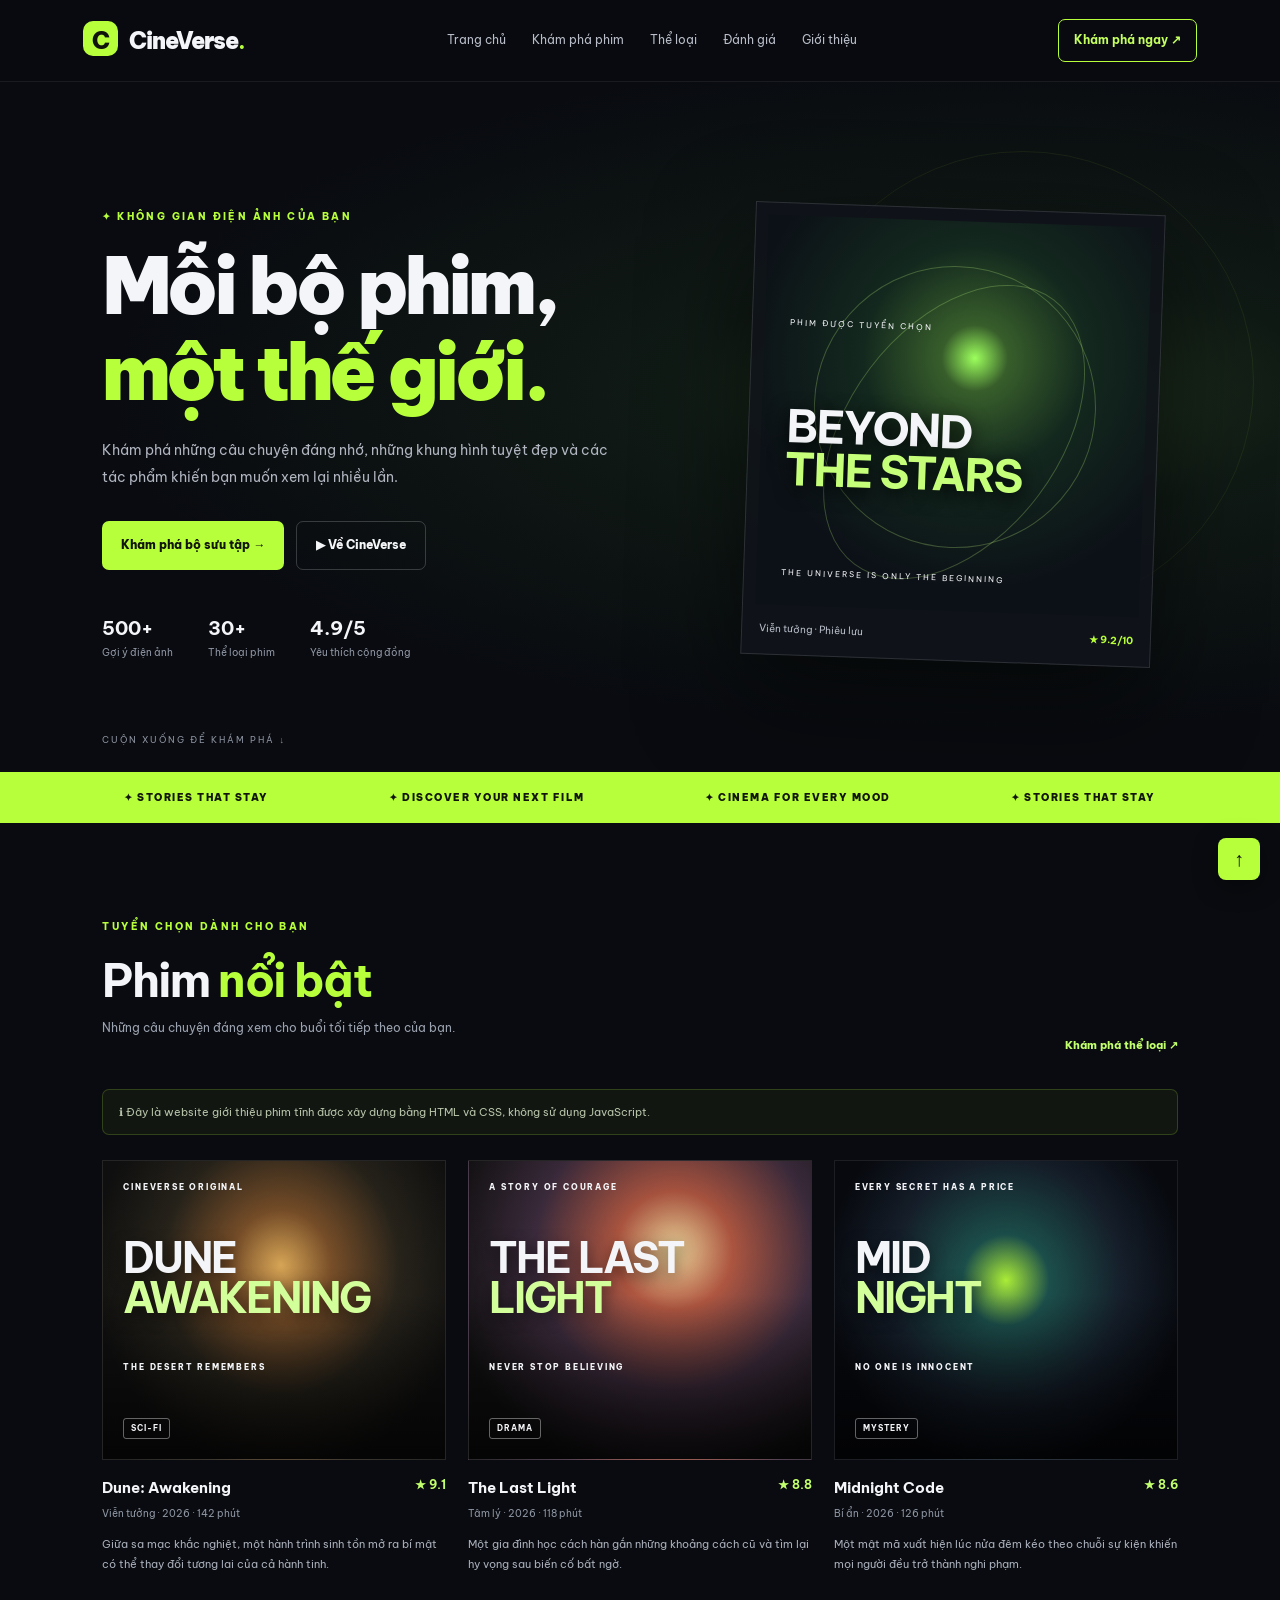
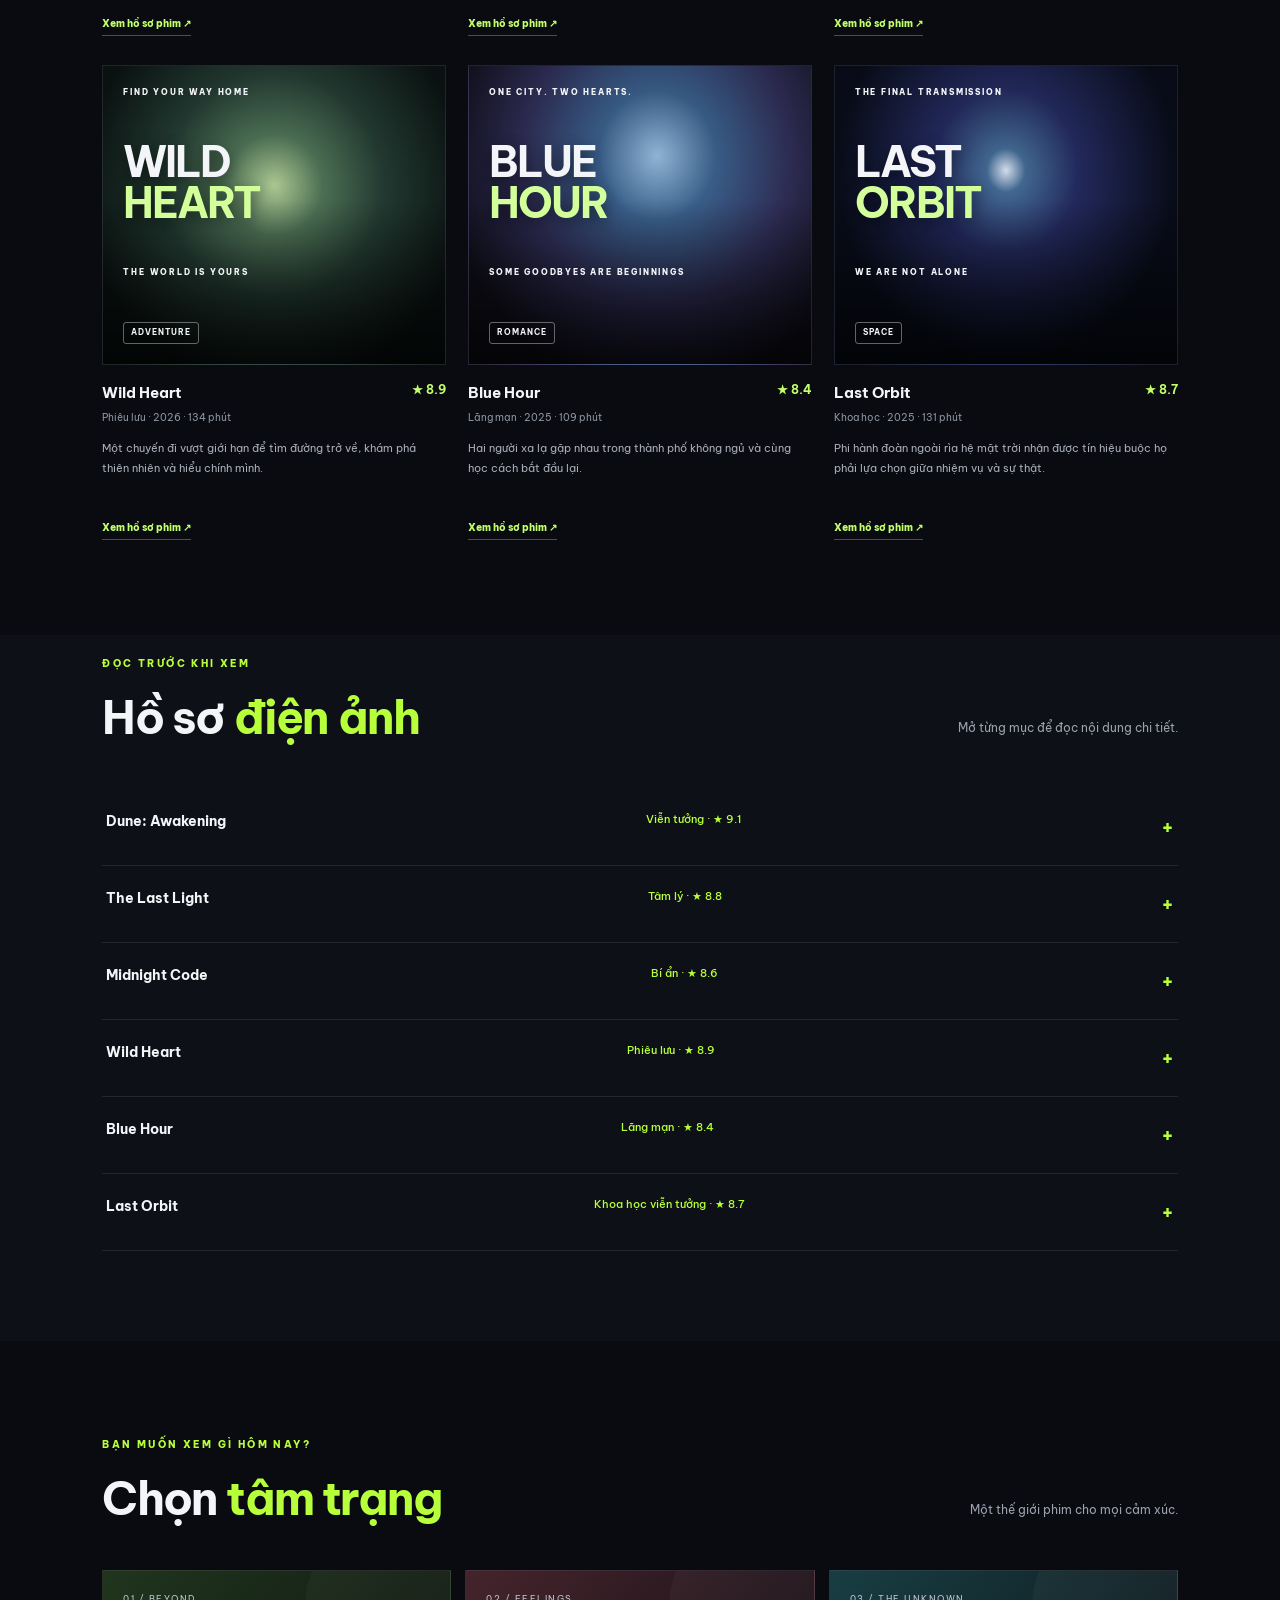
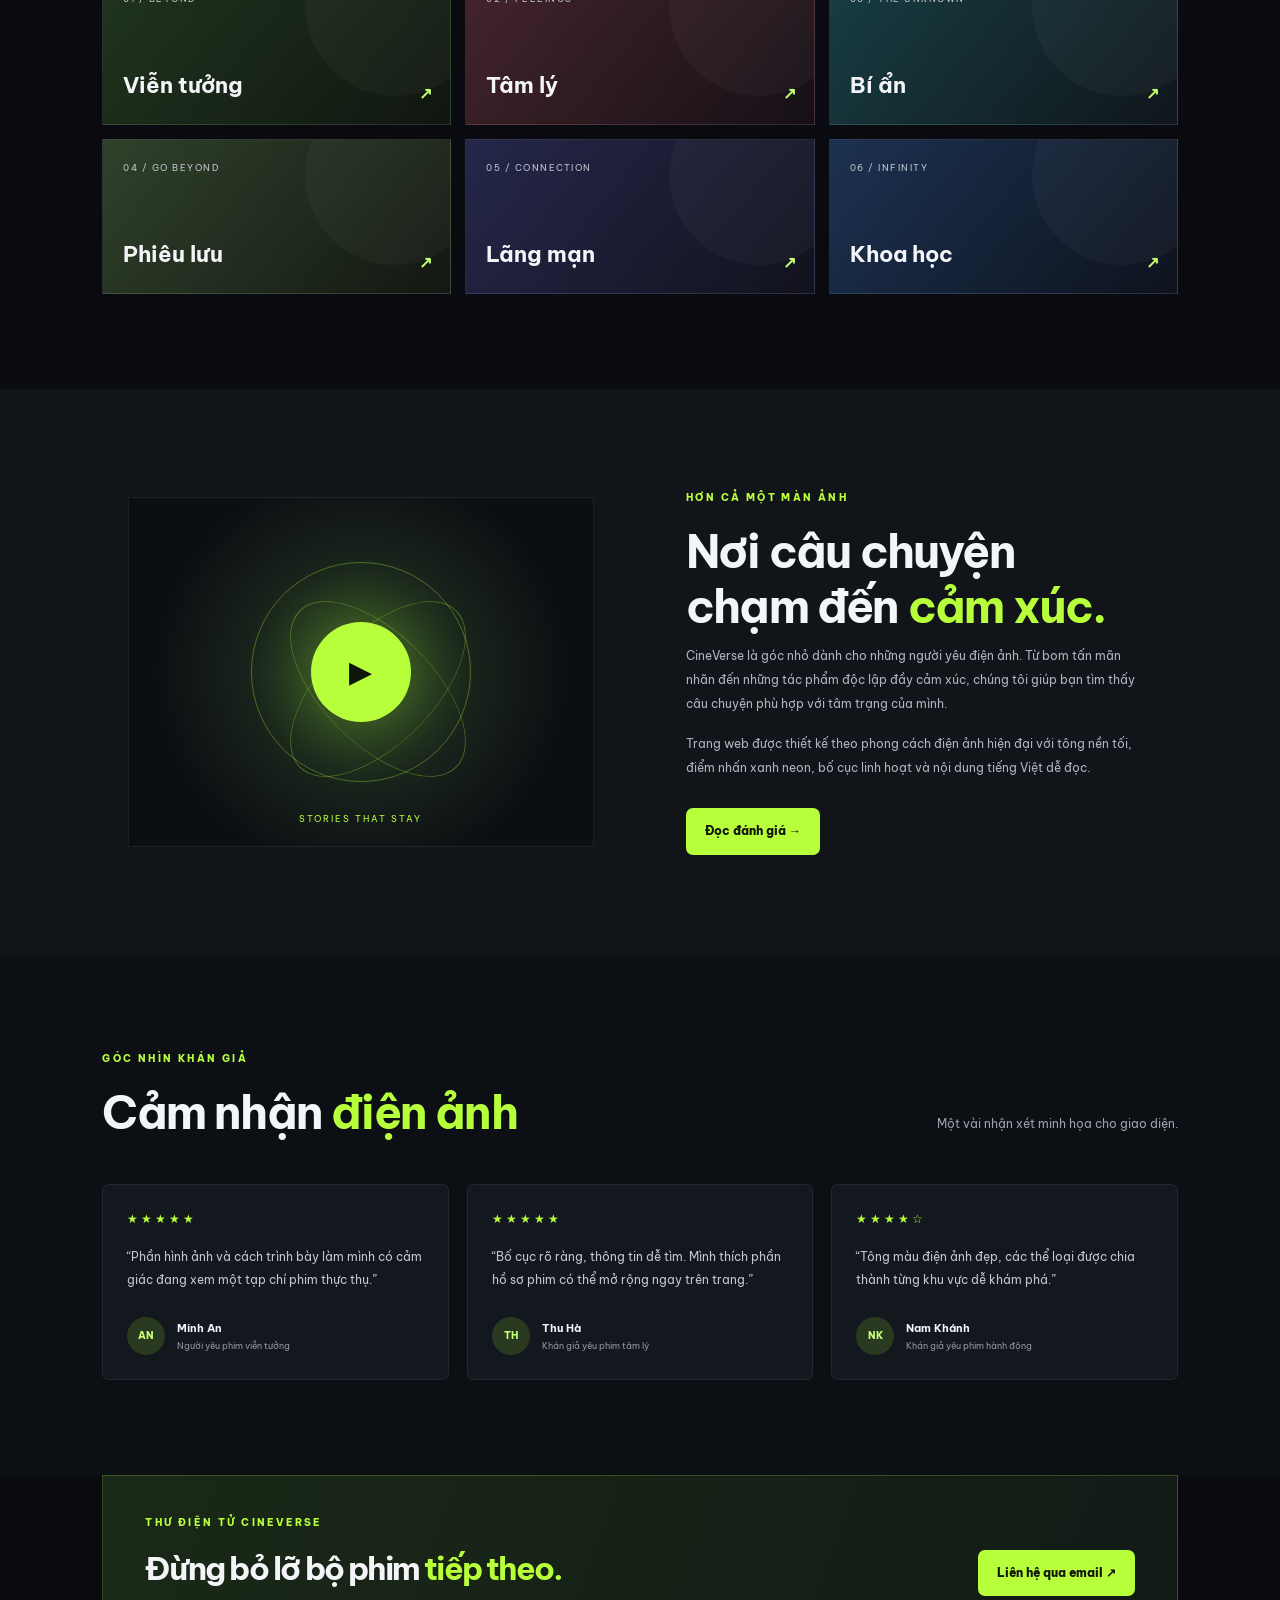
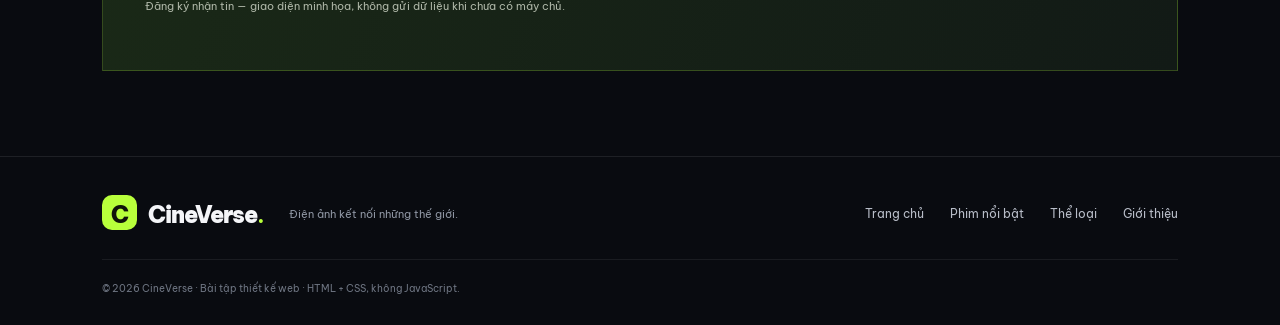
<file: index.html>
<!doctype html>
<html lang="vi"><head><meta charset="utf-8"><meta name="viewport" content="width=device-width,initial-scale=1"><meta name="description" content="CineVerse — khám phá thế giới điện ảnh, phim nổi bật, thể loại và bài đánh giá."><title>CineVerse — Thế giới điện ảnh</title><link rel="preconnect" href="https://fonts.googleapis.com"><link href="https://fonts.googleapis.com/css2?family=Be+Vietnam+Pro:wght@400;500;600;700;800;900&display=swap" rel="stylesheet"><link rel="stylesheet" href="style.css"></head>
<body><header class="header"><a class="logo" href="#home"><span>C</span> CineVerse<b>.</b></a><nav><a href="#home">Trang chủ</a><a href="#movies">Khám phá phim</a><a href="#genres">Thể loại</a><a href="#reviews">Đánh giá</a><a href="#about">Giới thiệu</a></nav><a class="nav-cta" href="#movies">Khám phá ngay ↗</a></header>
<main><section class="hero" id="home"><div class="hero-copy"><p class="eyebrow">✦ KHÔNG GIAN ĐIỆN ẢNH CỦA BẠN</p><h1>Mỗi bộ phim,<br><em>một thế giới.</em></h1><p class="lead">Khám phá những câu chuyện đáng nhớ, những khung hình tuyệt đẹp và các tác phẩm khiến bạn muốn xem lại nhiều lần.</p><div class="actions"><a class="btn primary" href="#movies">Khám phá bộ sưu tập →</a><a class="btn ghost" href="#about">▶ Về CineVerse</a></div><div class="hero-stats"><div><strong>500+</strong><span>Gợi ý điện ảnh</span></div><div><strong>30+</strong><span>Thể loại phim</span></div><div><strong>4.9/5</strong><span>Yêu thích cộng đồng</span></div></div></div><aside class="feature"><div class="feature-art"><span class="orbit"></span><small>PHIM ĐƯỢC TUYỂN CHỌN</small><strong>BEYOND<br><i>THE STARS</i></strong><span>THE UNIVERSE IS ONLY THE BEGINNING</span></div><div class="feature-meta"><span>Viễn tưởng · Phiêu lưu</span><b>★ 9.2/10</b></div></aside><a class="scroll" href="#movies">CUỘN XUỐNG ĐỂ KHÁM PHÁ ↓</a></section>
<section class="ticker"><span>✦ STORIES THAT STAY</span><span>✦ DISCOVER YOUR NEXT FILM</span><span>✦ CINEMA FOR EVERY MOOD</span><span>✦ STORIES THAT STAY</span></section>
<section class="section" id="movies"><div class="section-head"><div><p class="eyebrow">TUYỂN CHỌN DÀNH CHO BẠN</p><h2>Phim <em>nổi bật</em></h2><p class="muted">Những câu chuyện đáng xem cho buổi tối tiếp theo của bạn.</p></div><a class="text-link" href="#genres">Khám phá thể loại ↗</a></div><div class="notice">ℹ Đây là website giới thiệu phim tĩnh được xây dựng bằng HTML và CSS, không sử dụng JavaScript.</div><div class="movie-grid">
<article class="movie"><a class="poster p1" href="#dune"><span class="poster-top">CINEVERSE ORIGINAL</span><strong>DUNE<br><i>AWAKENING</i></strong><span class="poster-bottom">THE DESERT REMEMBERS</span><b class="tag">SCI-FI</b></a><div class="movie-info"><div><h3>Dune: Awakening</h3><p>Viễn tưởng · 2026 · 142 phút</p></div><b class="rating">★ 9.1</b></div><p class="desc">Giữa sa mạc khắc nghiệt, một hành trình sinh tồn mở ra bí mật có thể thay đổi tương lai của cả hành tinh.</p><a class="details" href="#dune">Xem hồ sơ phim ↗</a></article>
<article class="movie"><a class="poster p2" href="#last-light"><span class="poster-top">A STORY OF COURAGE</span><strong>THE LAST<br><i>LIGHT</i></strong><span class="poster-bottom">NEVER STOP BELIEVING</span><b class="tag">DRAMA</b></a><div class="movie-info"><div><h3>The Last Light</h3><p>Tâm lý · 2026 · 118 phút</p></div><b class="rating">★ 8.8</b></div><p class="desc">Một gia đình học cách hàn gắn những khoảng cách cũ và tìm lại hy vọng sau biến cố bất ngờ.</p><a class="details" href="#last-light">Xem hồ sơ phim ↗</a></article>
<article class="movie"><a class="poster p3" href="#midnight"><span class="poster-top">EVERY SECRET HAS A PRICE</span><strong>MID<br><i>NIGHT</i></strong><span class="poster-bottom">NO ONE IS INNOCENT</span><b class="tag">MYSTERY</b></a><div class="movie-info"><div><h3>Midnight Code</h3><p>Bí ẩn · 2026 · 126 phút</p></div><b class="rating">★ 8.6</b></div><p class="desc">Một mật mã xuất hiện lúc nửa đêm kéo theo chuỗi sự kiện khiến mọi người đều trở thành nghi phạm.</p><a class="details" href="#midnight">Xem hồ sơ phim ↗</a></article>
<article class="movie"><a class="poster p4" href="#wild-heart"><span class="poster-top">FIND YOUR WAY HOME</span><strong>WILD<br><i>HEART</i></strong><span class="poster-bottom">THE WORLD IS YOURS</span><b class="tag">ADVENTURE</b></a><div class="movie-info"><div><h3>Wild Heart</h3><p>Phiêu lưu · 2026 · 134 phút</p></div><b class="rating">★ 8.9</b></div><p class="desc">Một chuyến đi vượt giới hạn để tìm đường trở về, khám phá thiên nhiên và hiểu chính mình.</p><a class="details" href="#wild-heart">Xem hồ sơ phim ↗</a></article>
<article class="movie"><a class="poster p5" href="#blue-hour"><span class="poster-top">ONE CITY. TWO HEARTS.</span><strong>BLUE<br><i>HOUR</i></strong><span class="poster-bottom">SOME GOODBYES ARE BEGINNINGS</span><b class="tag">ROMANCE</b></a><div class="movie-info"><div><h3>Blue Hour</h3><p>Lãng mạn · 2025 · 109 phút</p></div><b class="rating">★ 8.4</b></div><p class="desc">Hai người xa lạ gặp nhau trong thành phố không ngủ và cùng học cách bắt đầu lại.</p><a class="details" href="#blue-hour">Xem hồ sơ phim ↗</a></article>
<article class="movie"><a class="poster p6" href="#last-orbit"><span class="poster-top">THE FINAL TRANSMISSION</span><strong>LAST<br><i>ORBIT</i></strong><span class="poster-bottom">WE ARE NOT ALONE</span><b class="tag">SPACE</b></a><div class="movie-info"><div><h3>Last Orbit</h3><p>Khoa học · 2025 · 131 phút</p></div><b class="rating">★ 8.7</b></div><p class="desc">Phi hành đoàn ngoài rìa hệ mặt trời nhận được tín hiệu buộc họ phải lựa chọn giữa nhiệm vụ và sự thật.</p><a class="details" href="#last-orbit">Xem hồ sơ phim ↗</a></article>
</div></section>
<section class="detail-library" aria-label="Hồ sơ phim"><div class="section-head"><div><p class="eyebrow">ĐỌC TRƯỚC KHI XEM</p><h2>Hồ sơ <em>điện ảnh</em></h2></div><p class="muted">Mở từng mục để đọc nội dung chi tiết.</p></div>
<details id="dune"><summary>Dune: Awakening <span>Viễn tưởng · ★ 9.1</span></summary><div class="detail-body"><p><b>Tóm tắt:</b> Trên hành tinh sa mạc Arrakis, một người trẻ phải đối diện những lựa chọn khắc nghiệt giữa lòng trung thành, quyền lực và tương lai của cộng đồng.</p><p><b>Phù hợp với:</b> Người yêu thế giới giả tưởng, bối cảnh rộng lớn và câu chuyện sinh tồn.</p><p><b>Thông tin:</b> 2026 · 142 phút · Viễn tưởng / Phiêu lưu.</p></div></details>
<details id="last-light"><summary>The Last Light <span>Tâm lý · ★ 8.8</span></summary><div class="detail-body"><p><b>Tóm tắt:</b> Sau một biến cố, các thành viên trong gia đình tìm cách nói ra những điều đã giữ kín nhiều năm và học cách bắt đầu lại.</p><p><b>Phù hợp với:</b> Khán giả thích câu chuyện nhân văn, tình thân và diễn biến cảm xúc.</p><p><b>Thông tin:</b> 2026 · 118 phút · Tâm lý / Chính kịch.</p></div></details>
<details id="midnight"><summary>Midnight Code <span>Bí ẩn · ★ 8.6</span></summary><div class="detail-body"><p><b>Tóm tắt:</b> Một chuyên viên giải mã nhận được thông điệp bí ẩn. Mỗi manh mối hé lộ một bí mật mới, nhưng cũng khiến người điều tra tiến gần nguy hiểm.</p><p><b>Phù hợp với:</b> Người thích phá án, tình tiết bất ngờ và không khí hồi hộp.</p><p><b>Thông tin:</b> 2026 · 126 phút · Bí ẩn / Giật gân.</p></div></details>
<details id="wild-heart"><summary>Wild Heart <span>Phiêu lưu · ★ 8.9</span></summary><div class="detail-body"><p><b>Tóm tắt:</b> Một chuyến thám hiểm bất ngờ biến thành hành trình khám phá lòng can đảm, tình bạn và ý nghĩa của mái nhà.</p><p><b>Phù hợp với:</b> Người yêu thiên nhiên, khám phá và những hành trình trưởng thành.</p><p><b>Thông tin:</b> 2026 · 134 phút · Phiêu lưu / Tình cảm.</p></div></details>
<details id="blue-hour"><summary>Blue Hour <span>Lãng mạn · ★ 8.4</span></summary><div class="detail-body"><p><b>Tóm tắt:</b> Trong những cuộc gặp ngắn giữa nhịp sống thành thị, hai người học cách đối diện quá khứ và tin vào một cơ hội mới.</p><p><b>Thông tin:</b> 2025 · 109 phút · Lãng mạn / Chính kịch.</p></div></details>
<details id="last-orbit"><summary>Last Orbit <span>Khoa học viễn tưởng · ★ 8.7</span></summary><div class="detail-body"><p><b>Tóm tắt:</b> Một tín hiệu lạ từ vùng không gian xa xôi khiến phi hành đoàn phải cân nhắc ranh giới giữa khám phá và trách nhiệm.</p><p><b>Thông tin:</b> 2025 · 131 phút · Khoa học viễn tưởng.</p></div></details></section>
<section class="section genres" id="genres"><div class="section-head"><div><p class="eyebrow">BẠN MUỐN XEM GÌ HÔM NAY?</p><h2>Chọn <em>tâm trạng</em></h2></div><p class="muted">Một thế giới phim cho mọi cảm xúc.</p></div><div class="genre-grid"><a href="#dune" class="genre g1"><span>01 / BEYOND</span><strong>Viễn tưởng</strong><b>↗</b></a><a href="#last-light" class="genre g2"><span>02 / FEELINGS</span><strong>Tâm lý</strong><b>↗</b></a><a href="#midnight" class="genre g3"><span>03 / THE UNKNOWN</span><strong>Bí ẩn</strong><b>↗</b></a><a href="#wild-heart" class="genre g4"><span>04 / GO BEYOND</span><strong>Phiêu lưu</strong><b>↗</b></a><a href="#blue-hour" class="genre g5"><span>05 / CONNECTION</span><strong>Lãng mạn</strong><b>↗</b></a><a href="#last-orbit" class="genre g6"><span>06 / INFINITY</span><strong>Khoa học</strong><b>↗</b></a></div></section>
<section class="about" id="about"><div class="about-visual"><div class="rings"></div><div class="clapper">▶</div><span>STORIES THAT STAY</span></div><div class="about-copy"><p class="eyebrow">HƠN CẢ MỘT MÀN ẢNH</p><h2>Nơi câu chuyện<br>chạm đến <em>cảm xúc.</em></h2><p>CineVerse là góc nhỏ dành cho những người yêu điện ảnh. Từ bom tấn mãn nhãn đến những tác phẩm độc lập đầy cảm xúc, chúng tôi giúp bạn tìm thấy câu chuyện phù hợp với tâm trạng của mình.</p><p>Trang web được thiết kế theo phong cách điện ảnh hiện đại với tông nền tối, điểm nhấn xanh neon, bố cục linh hoạt và nội dung tiếng Việt dễ đọc.</p><a class="btn primary" href="#reviews">Đọc đánh giá →</a></div></section>
<section class="section reviews" id="reviews"><div class="section-head"><div><p class="eyebrow">GÓC NHÌN KHÁN GIẢ</p><h2>Cảm nhận <em>điện ảnh</em></h2></div><p class="muted">Một vài nhận xét minh họa cho giao diện.</p></div><div class="review-grid"><article><div class="stars">★★★★★</div><p>“Phần hình ảnh và cách trình bày làm mình có cảm giác đang xem một tạp chí phim thực thụ.”</p><div class="reviewer"><span>AN</span><div><b>Minh An</b><small>Người yêu phim viễn tưởng</small></div></div></article><article><div class="stars">★★★★★</div><p>“Bố cục rõ ràng, thông tin dễ tìm. Mình thích phần hồ sơ phim có thể mở rộng ngay trên trang.”</p><div class="reviewer"><span>TH</span><div><b>Thu Hà</b><small>Khán giả yêu phim tâm lý</small></div></div></article><article><div class="stars">★★★★☆</div><p>“Tông màu điện ảnh đẹp, các thể loại được chia thành từng khu vực dễ khám phá.”</p><div class="reviewer"><span>NK</span><div><b>Nam Khánh</b><small>Khán giả yêu phim hành động</small></div></div></article></div></section>
<section class="newsletter" id="newsletter"><div><p class="eyebrow">THƯ ĐIỆN TỬ CINEVERSE</p><h2>Đừng bỏ lỡ bộ phim <em>tiếp theo.</em></h2><p>Đăng ký nhận tin — giao diện minh họa, không gửi dữ liệu khi chưa có máy chủ.</p></div><a class="btn primary" href="mailto:hello@cineverse.example?subject=Tin%20t%E1%BB%A9c%20CineVerse">Liên hệ qua email ↗</a></section>
</main><footer class="footer"><a class="logo" href="#home"><span>C</span> CineVerse<b>.</b></a><p>Điện ảnh kết nối những thế giới.</p><nav><a href="#home">Trang chủ</a><a href="#movies">Phim nổi bật</a><a href="#genres">Thể loại</a><a href="#about">Giới thiệu</a></nav><small>© 2026 CineVerse · Bài tập thiết kế web · HTML + CSS, không JavaScript.</small></footer><a class="top" href="#home" aria-label="Về đầu trang">↑</a></body></html>
</file>
<file: style.css>
*{box-sizing:border-box}html{scroll-behavior:smooth;scroll-padding-top:90px}body{margin:0;background:#090b10;color:#f4f5f8;font-family:"Be Vietnam Pro",Arial,sans-serif;line-height:1.7}a{color:inherit;text-decoration:none}p{margin:0 0 16px}.header{height:82px;padding:0 6.5%;display:flex;align-items:center;justify-content:space-between;gap:24px;background:#090b10ed;border-bottom:1px solid #ffffff12;position:sticky;top:0;z-index:10;backdrop-filter:blur(16px)}.logo{font-size:23px;font-weight:900;letter-spacing:-1px;white-space:nowrap}.logo span{display:inline-grid;place-items:center;width:35px;height:35px;background:#b8ff3b;color:#10130a;border-radius:10px;margin-right:7px}.logo b{color:#b8ff3b}.header nav,.footer nav{display:flex;gap:26px;align-items:center}.header nav a,.footer nav a{font-size:12px;color:#b8bdc8;transition:.2s}.header nav a:hover,.footer nav a:hover{color:#b8ff3b}.nav-cta{font-size:12px;font-weight:700;border:1px solid #b8ff3b;border-radius:7px;padding:10px 15px;color:#c4ff60}.hero{min-height:690px;padding:90px 8% 75px;display:grid;grid-template-columns:1.1fr .9fr;align-items:center;gap:7%;position:relative;overflow:hidden;background:radial-gradient(ellipse at 78% 45%,#20321c 0%,#101a15 23%,#090b10 63%)}.hero:before{content:"";position:absolute;width:460px;height:460px;border:1px solid #b8ff3b12;border-radius:50%;right:2%;top:10%}.hero-copy,.feature{position:relative;z-index:1}.eyebrow{font-size:10px;letter-spacing:2.4px;font-weight:800;color:#b8ff3b;margin:0 0 18px}.hero h1{font-size:clamp(46px,6vw,82px);line-height:1.12;letter-spacing:-4px;margin:0 0 22px;font-weight:900}.hero h1 em,h2 em{font-style:normal;color:#b8ff3b}.lead{max-width:510px;color:#b0b5c0;font-size:14px;line-height:1.95}.actions{display:flex;gap:12px;flex-wrap:wrap;margin:30px 0 42px}.btn{display:inline-flex;align-items:center;justify-content:center;padding:13px 19px;border-radius:7px;font-size:12px;font-weight:800;transition:transform .2s,background .2s}.btn:hover{transform:translateY(-3px)}.primary{background:#b8ff3b;color:#11150a}.ghost{border:1px solid #ffffff30;color:#f5f6f8}.hero-stats{display:flex;gap:35px}.hero-stats div{display:flex;flex-direction:column}.hero-stats strong{font-size:19px}.hero-stats span{font-size:10px;color:#8f96a3}.feature{max-width:410px;width:100%;justify-self:center;border:1px solid #ffffff20;padding:12px;background:#10131bd9;box-shadow:0 35px 100px #0008;transform:rotate(2deg)}.feature-art{height:390px;padding:25px;display:flex;flex-direction:column;justify-content:space-between;position:relative;overflow:hidden;background:radial-gradient(circle at 55% 35%,#9cff5c 0,#385e2b 10%,#13281e 34%,#0c1117 70%)}.feature-art:before,.feature-art:after{content:"";position:absolute;border:1px solid #c6ff8240;border-radius:50%;width:280px;height:280px;top:45px;left:calc(50% - 140px)}.feature-art:after{width:210px;height:330px;transform:rotate(35deg);left:calc(50% - 105px)}.feature-art small,.feature-art strong,.feature-art>span:last-child{position:relative;z-index:1}.feature-art small,.feature-art>span:last-child{font-size:8px;letter-spacing:2px}.feature-art strong{font-size:45px;line-height:.95;letter-spacing:-2px;text-shadow:0 5px 20px #000}.feature-art strong i{font-style:normal;color:#c5ff79}.feature-meta{display:flex;justify-content:space-between;gap:10px;padding:15px 5px 5px;font-size:10px;color:#b8bdc8}.feature-meta b{color:#b8ff3b}.scroll{position:absolute;bottom:25px;left:8%;font-size:9px;letter-spacing:2px;color:#8d94a0}.ticker{padding:17px 6%;display:flex;justify-content:space-around;gap:25px;flex-wrap:wrap;background:#b8ff3b;color:#11150a;font-size:10px;font-weight:900;letter-spacing:1.5px}.section{padding:95px 8%}.section-head{display:flex;justify-content:space-between;align-items:end;gap:25px;margin-bottom:34px}.section-head h2,.about h2,.newsletter h2{font-size:clamp(30px,4vw,46px);line-height:1.2;letter-spacing:-1.8px;margin:0 0 10px}.muted{font-size:12px;color:#9ba2af}.text-link{font-size:11px;font-weight:800;color:#c2ff6c;white-space:nowrap}.notice{padding:13px 16px;background:#b8ff3b0c;border:1px solid #b8ff3b30;border-radius:7px;color:#b8c4aa;font-size:11px;margin-bottom:25px}.movie-grid{display:grid;grid-template-columns:repeat(3,minmax(0,1fr));gap:30px 22px}.movie{min-width:0}.poster{height:300px;display:flex;flex-direction:column;justify-content:space-between;padding:20px;position:relative;overflow:hidden;border:1px solid #ffffff15;isolation:isolate;transition:transform .25s}.poster:hover{transform:translateY(-5px)}.poster:before{content:"";position:absolute;inset:0;z-index:-1;background:linear-gradient(180deg,#0002,#0001 45%,#000b)}.p1{background:radial-gradient(ellipse at 52% 35%,#e9b35d,#82552c 20%,#2a261d 47%,#111 75%)}.p2{background:radial-gradient(ellipse at 60% 30%,#ffe4a5,#bc5d46 20%,#412f42 48%,#111 80%)}.p3{background:radial-gradient(ellipse at 50% 40%,#b8ff3b,#1e5551 18%,#17212e 48%,#080a10 75%)}.p4{background:radial-gradient(ellipse at 50% 40%,#b9d79d,#52785a 20%,#253e35 45%,#0b1312 80%)}.p5{background:radial-gradient(ellipse at 55% 30%,#9dc5e7,#3d6593 22%,#312f59 50%,#100f1a 80%)}.p6{background:radial-gradient(ellipse at 50% 35%,#e4f0ff,#466f9b 8%,#252c63 30%,#090d1a 70%)}.poster-top,.poster-bottom{font-size:8px;letter-spacing:1.8px;font-weight:800}.poster strong{font-size:42px;line-height:.96;letter-spacing:-2px;text-shadow:0 5px 15px #0008}.poster strong i{font-style:normal;color:#d3ff9b}.tag{align-self:flex-start;border:1px solid #ffffff60;border-radius:3px;padding:3px 7px;font-size:8px;letter-spacing:1px}.movie-info{display:flex;justify-content:space-between;gap:12px;align-items:start;margin-top:15px}.movie-info h3{font-size:15px;margin:0 0 4px}.movie-info p{font-size:10px;color:#8e96a3;margin:0}.rating{color:#c2ff6c;font-size:12px;white-space:nowrap}.desc{color:#a9afba;font-size:11px;line-height:1.8;min-height:60px;margin:13px 0}.details{font-size:10px;font-weight:800;color:#c2ff6c;border-bottom:1px solid #b8ff3b55;padding-bottom:5px}.detail-library{padding:20px 8% 90px;background:#0d1016}.detail-library details{border-bottom:1px solid #ffffff19}.detail-library summary{cursor:pointer;list-style:none;padding:21px 4px;display:flex;justify-content:space-between;gap:15px;font-weight:700;font-size:14px}.detail-library summary::-webkit-details-marker{display:none}.detail-library summary:after{content:"+";color:#b8ff3b;font-size:20px}.detail-library details[open] summary:after{content:"−"}.detail-library summary span{font-size:11px;color:#b8ff3b;font-weight:500}.detail-body{padding:0 35px 20px;color:#b2b8c3;font-size:12px;max-width:900px}.detail-body b{color:#f3f5f8}.genres{background:#090b10}.genre-grid{display:grid;grid-template-columns:repeat(3,1fr);gap:14px}.genre{min-height:155px;padding:20px;display:flex;flex-direction:column;align-items:flex-start;justify-content:space-between;border:1px solid #ffffff18;position:relative;overflow:hidden;transition:transform .2s}.genre:hover{transform:translateY(-4px)}.genre:before{content:"";position:absolute;width:180px;height:180px;border-radius:50%;right:-35px;top:-55px;background:#ffffff08}.genre span{font-size:9px;letter-spacing:1.5px;color:#c2c7d0}.genre strong{font-size:22px;position:relative}.genre b{position:absolute;right:18px;bottom:17px;color:#c2ff6c}.g1{background:linear-gradient(130deg,#20351e,#101610)}.g2{background:linear-gradient(130deg,#45242c,#151016)}.g3{background:linear-gradient(130deg,#173e43,#10161b)}.g4{background:linear-gradient(130deg,#30412b,#131812)}.g5{background:linear-gradient(130deg,#25274a,#12121d)}.g6{background:linear-gradient(130deg,#1c3151,#0e131d)}.about{padding:100px 10%;display:grid;grid-template-columns:1fr 1fr;align-items:center;gap:9%;background:#11151a}.about-visual{height:350px;position:relative;display:grid;place-items:center;background:radial-gradient(circle,#304f24,#18221b 40%,#0b0e12 72%);border:1px solid #ffffff12}.rings,.rings:before,.rings:after{position:absolute;border:1px solid #b8ff3b55;border-radius:50%;width:220px;height:220px}.rings:before,.rings:after{content:"";inset:15px;transform:rotate(45deg) scaleX(.5)}.rings:after{transform:rotate(-45deg) scaleX(.5)}.clapper{width:100px;height:100px;display:grid;place-items:center;border-radius:50%;background:#b8ff3b;color:#10150a;font-size:30px;box-shadow:0 0 70px #b8ff3b55}.about-visual>span{position:absolute;bottom:20px;letter-spacing:2px;font-size:9px;color:#b8ff3b}.about-copy>p:not(.eyebrow){font-size:12px;color:#aeb4bf;line-height:2}.about-copy .btn{margin-top:12px}.reviews{background:#0c0f14}.review-grid{display:grid;grid-template-columns:repeat(3,1fr);gap:18px}.review-grid article{padding:24px;background:#13171e;border:1px solid #ffffff12;border-radius:7px}.stars{color:#b8ff3b;letter-spacing:3px;font-size:12px}.review-grid article>p{font-size:12px;color:#c2c7d0;line-height:1.9;margin:17px 0 25px}.reviewer{display:flex;align-items:center;gap:12px}.reviewer>span{width:38px;height:38px;display:grid;place-items:center;background:#293a20;border-radius:50%;font-size:10px;color:#c5ff79;font-weight:800}.reviewer div{display:flex;flex-direction:column}.reviewer b{font-size:11px}.reviewer small{font-size:9px;color:#8f96a3}.newsletter{margin:0 8% 85px;padding:38px 42px;display:flex;align-items:center;justify-content:space-between;gap:30px;background:linear-gradient(110deg,#1a2917,#121a16);border:1px solid #b8ff3b35}.newsletter h2{font-size:32px}.newsletter p:not(.eyebrow){font-size:11px;color:#aeb6a7}.footer{padding:38px 8% 28px;border-top:1px solid #ffffff16;display:flex;align-items:center;gap:25px;flex-wrap:wrap}.footer p{font-size:11px;color:#8f96a3;margin:0 auto 0 0}.footer small{width:100%;padding-top:20px;border-top:1px solid #ffffff12;font-size:10px;color:#6e7582}.top{position:fixed;right:20px;bottom:20px;width:42px;height:42px;display:grid;place-items:center;background:#b8ff3b;color:#10150a;border-radius:8px;font-size:20px;font-weight:900;box-shadow:0 6px 24px #0006;z-index:9}a:focus-visible,summary:focus-visible{outline:2px solid #b8ff3b;outline-offset:4px}::selection{background:#b8ff3b;color:#111}@media(max-width:950px){.header{padding:0 4%}.header nav{gap:13px}.header nav a{font-size:10px}.nav-cta{display:none}.hero{padding-left:6%;padding-right:6%;gap:4%}.section{padding:75px 6%}.movie-grid{grid-template-columns:repeat(2,minmax(0,1fr))}.about{padding:75px 6%;gap:5%}.feature-art{height:330px}.detail-library{padding-left:6%;padding-right:6%}}@media(max-width:650px){.header{height:auto;min-height:72px;flex-wrap:wrap;padding:15px 5%;gap:12px}.header nav{order:3;width:100%;overflow-x:auto;padding:5px 0 2px;justify-content:space-between}.header nav a{white-space:nowrap}.logo{font-size:20px}.hero{grid-template-columns:1fr;padding:65px 6% 70px}.hero h1{font-size:54px;letter-spacing:-2.5px}.feature{max-width:360px;transform:none;margin-top:10px}.feature-art{height:300px}.hero-stats{gap:22px}.hero-stats strong{font-size:16px}.hero-stats span{font-size:9px}.scroll{left:6%}.ticker{justify-content:flex-start;gap:22px;overflow:hidden;font-size:9px}.section{padding:65px 5%}.section-head{align-items:flex-start;flex-direction:column;gap:8px}.movie-grid{grid-template-columns:1fr 1fr;gap:24px 12px}.poster{height:230px;padding:13px}.poster strong{font-size:31px}.poster-top,.poster-bottom{font-size:7px;letter-spacing:1px}.movie-info{gap:5px}.movie-info h3{font-size:12px}.movie-info p{font-size:9px}.rating{font-size:10px}.desc{font-size:10px;min-height:90px}.details{font-size:9px}.genre-grid{grid-template-columns:1fr 1fr;gap:10px}.genre{min-height:130px;padding:15px}.genre strong{font-size:17px}.about{grid-template-columns:1fr;padding:65px 6%;gap:35px}.about-visual{height:270px}.about h2{font-size:35px}.review-grid{grid-template-columns:1fr}.newsletter{margin:0 5% 60px;padding:27px 22px;align-items:flex-start;flex-direction:column}.newsletter h2{font-size:28px}.footer{padding:30px 6%;gap:15px}.footer nav{width:100%;flex-wrap:wrap;gap:18px}.footer p{margin:0}.detail-library{padding:20px 5% 60px}.detail-library summary{font-size:12px;align-items:flex-start}.detail-library summary span{font-size:9px;text-align:right}.detail-body{padding:0 10px 18px;font-size:11px}}@media(prefers-reduced-motion:reduce){html{scroll-behavior:auto}*,*:before,*:after{transition:none!important}}
</file>
